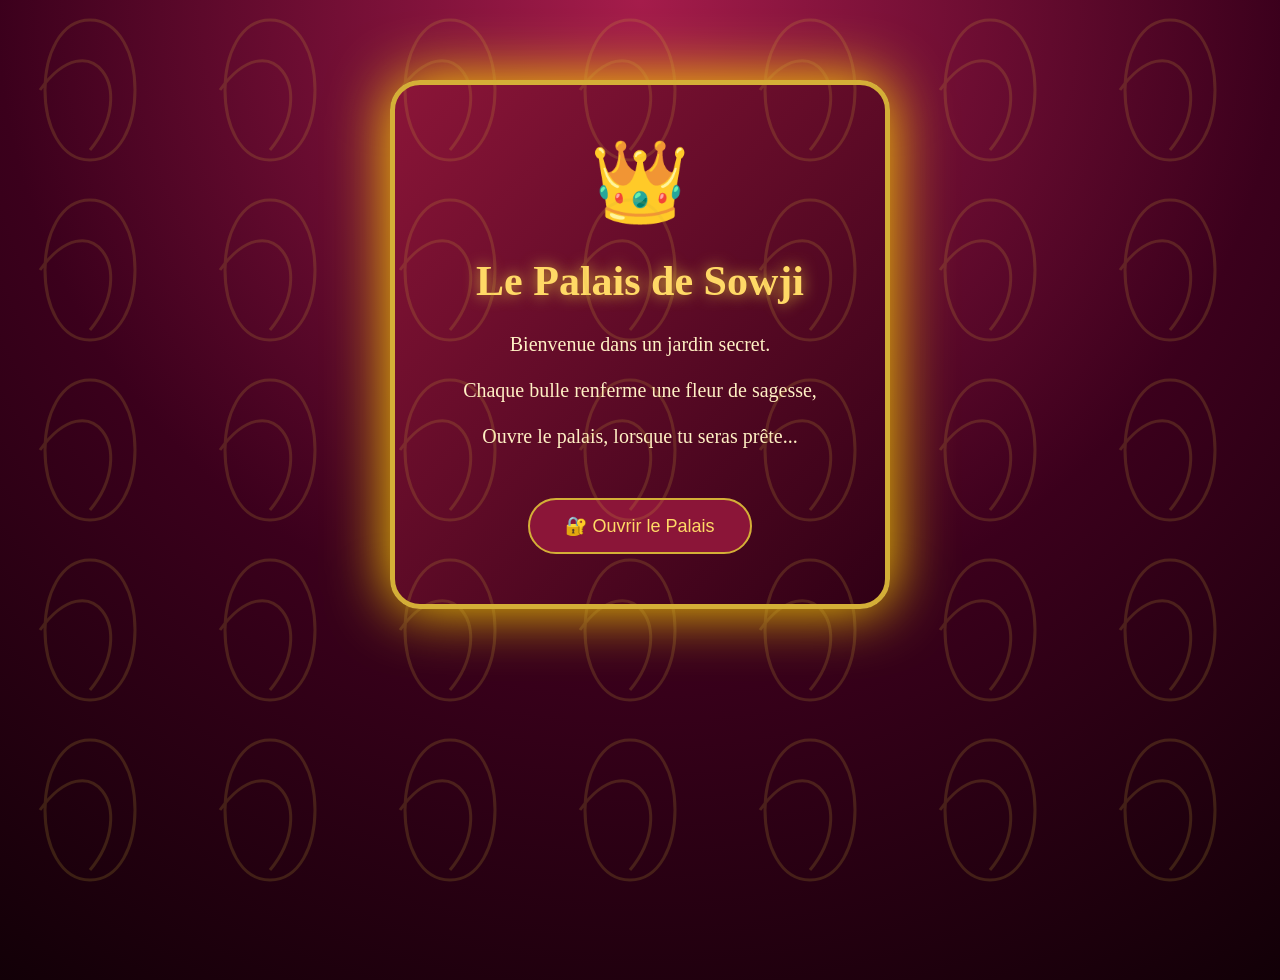
<file: index.html>
<!DOCTYPE html>
<html lang="fr">

<head>

<meta charset="UTF-8">
<meta name="viewport" content="width=device-width, initial-scale=1.0">

<title>Le Palais de Sowji</title>

<link rel="stylesheet" href="style.css">

</head>

<body>

<div class="coffre" id="coffre">

<div class="couvercle">
👑
</div>

<h1>Le Palais de Sowji</h1>

<p>

Bienvenue dans un jardin secret.

<br><br>

Chaque bulle renferme une fleur de sagesse,

<br><br>

Ouvre le palais,
lorsque tu seras prête...

</p>

<button id="ouvrirBtn" onclick="ouvrirPalais()">

🔐 Ouvrir le Palais

</button>

</div>

<script>

function creerPetale(){

const petale=document.createElement("div");

petale.className="petale";

const fleurs=["🌸","🌺","🌹","✨"];

petale.innerHTML=fleurs[Math.floor(Math.random()*fleurs.length)];

petale.style.left=Math.random()*100+"vw";

petale.style.animationDuration=(4+Math.random()*5)+"s";

petale.style.fontSize=(18+Math.random()*20)+"px";

document.body.appendChild(petale);

setTimeout(function(){

petale.remove();

},9000);

}



function ouvrirPalais(){

const coffre=document.getElementById("coffre");

const bouton=document.getElementById("ouvrirBtn");

bouton.style.display="none";

coffre.classList.add("ouvert");

let pluie=setInterval(creerPetale,300);

setTimeout(function(){

clearInterval(pluie);

window.location.href="jardin.html";

},5000);

}

</script>

</body>

</html>
</file>
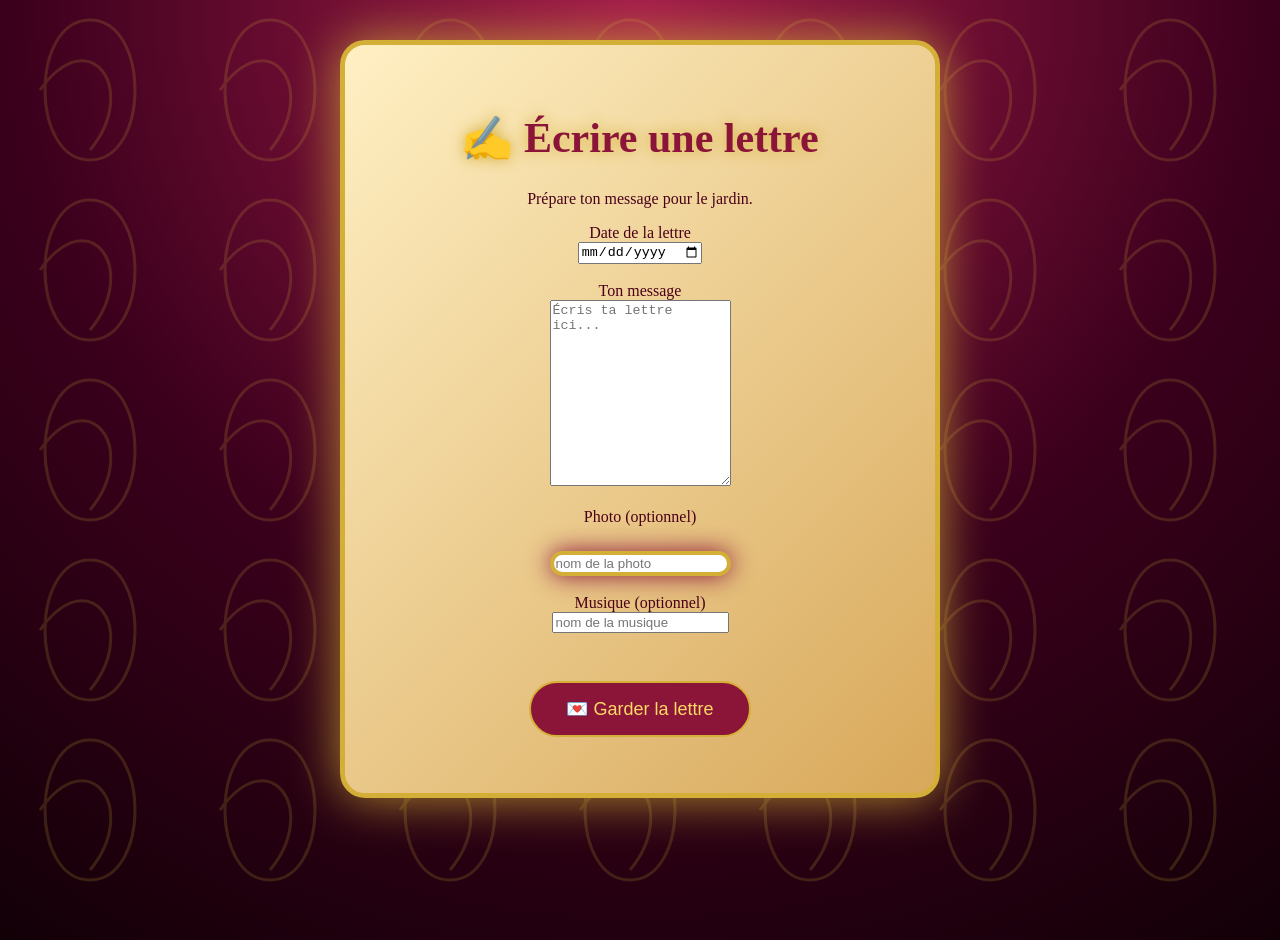
<file: ecrire.html>
<!DOCTYPE html>
<html lang="fr">

<head>

<meta charset="UTF-8">
<meta name="viewport" content="width=device-width, initial-scale=1.0">

<title>Écrire une lettre</title>

<link rel="stylesheet" href="style.css">

</head>


<body>


<div class="parchemin">


<h1>
✍️ Écrire une lettre
</h1>



<p>

Prépare ton message pour le jardin.

</p>



<label>

Date de la lettre

</label>


<br>


<input type="date" id="date">



<br><br>



<label>

Ton message

</label>


<br>



<textarea

id="message"

rows="12"

placeholder="Écris ta lettre ici..."

></textarea>



<br><br>



<label>

Photo (optionnel)

</label>


<br>


<input type="text" id="photo" placeholder="nom de la photo">



<br><br>



<label>

Musique (optionnel)

</label>


<br>


<input type="text" id="musique" placeholder="nom de la musique">



<br><br>



<button onclick="sauvegarder()">

💌 Garder la lettre

</button>



<p id="resultat"></p>



</div>



<script>


function sauvegarder(){



let date =

document.getElementById("date").value;



let message =

document.getElementById("message").value;



let photo =

document.getElementById("photo").value;



let musique =

document.getElementById("musique").value;




let lettre = {


date:date,

message:message,

photo:photo,

musique:musique


};



localStorage.setItem(

"sowji-"+date,

JSON.stringify(lettre)

);




document.getElementById("resultat").innerHTML =

"✨ La lettre a été déposée dans le coffre du jardin.";



}



</script>



</body>

</html>
</file>
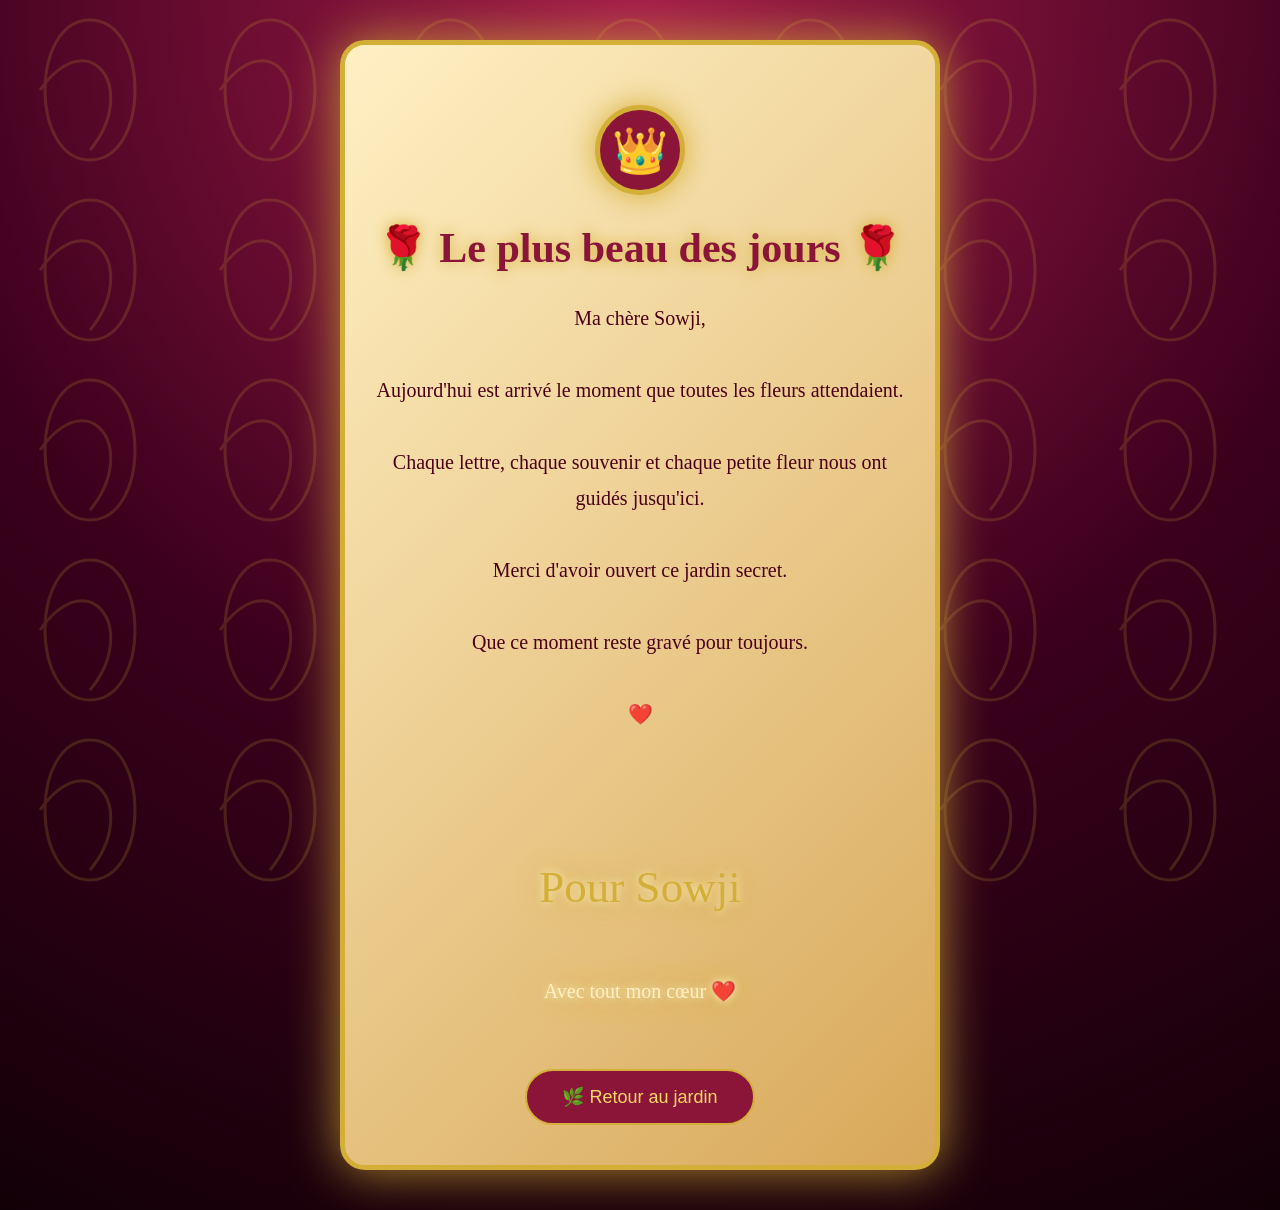
<file: grandjour.html>
<!DOCTYPE html>
<html lang="fr">

<head>

<meta charset="UTF-8">
<meta name="viewport" content="width=device-width, initial-scale=1.0">

<title>Le plus beau des jours</title>

<link rel="stylesheet" href="style.css">

</head>


<body>



<div class="parchemin grand-jour">



<div class="sceau-royal">

👑

</div>



<h1>

🌹 Le plus beau des jours 🌹

</h1>



<div class="contenu-lettre">


<p>

Ma chère Sowji,

<br><br>


Aujourd'hui est arrivé le moment que toutes les fleurs attendaient.

<br><br>


Chaque lettre, chaque souvenir et chaque petite fleur nous ont guidés jusqu'ici.

<br><br>


Merci d'avoir ouvert ce jardin secret.

<br><br>


Que ce moment reste gravé pour toujours.

<br><br>


❤️

</p>



<div class="signature-royale">


<p>
Pour Sowji
</p>


<span>
Avec tout mon cœur ❤️
</span>


</div>



</div>



<button onclick="retourJardin()">

🌿 Retour au jardin

</button>



</div>





<script>


function retourJardin(){

window.location.href="jardin.html";

}





function creerPetale(){


let p=document.createElement("div");


p.className="petale";


p.innerHTML="🌹";


p.style.left=Math.random()*100+"vw";


p.style.animationDuration=

(5+Math.random()*5)+"s";



document.body.appendChild(p);



setTimeout(()=>{


p.remove();


},10000);


}



setInterval(creerPetale,500);



</script>



</body>

</html>
</file>
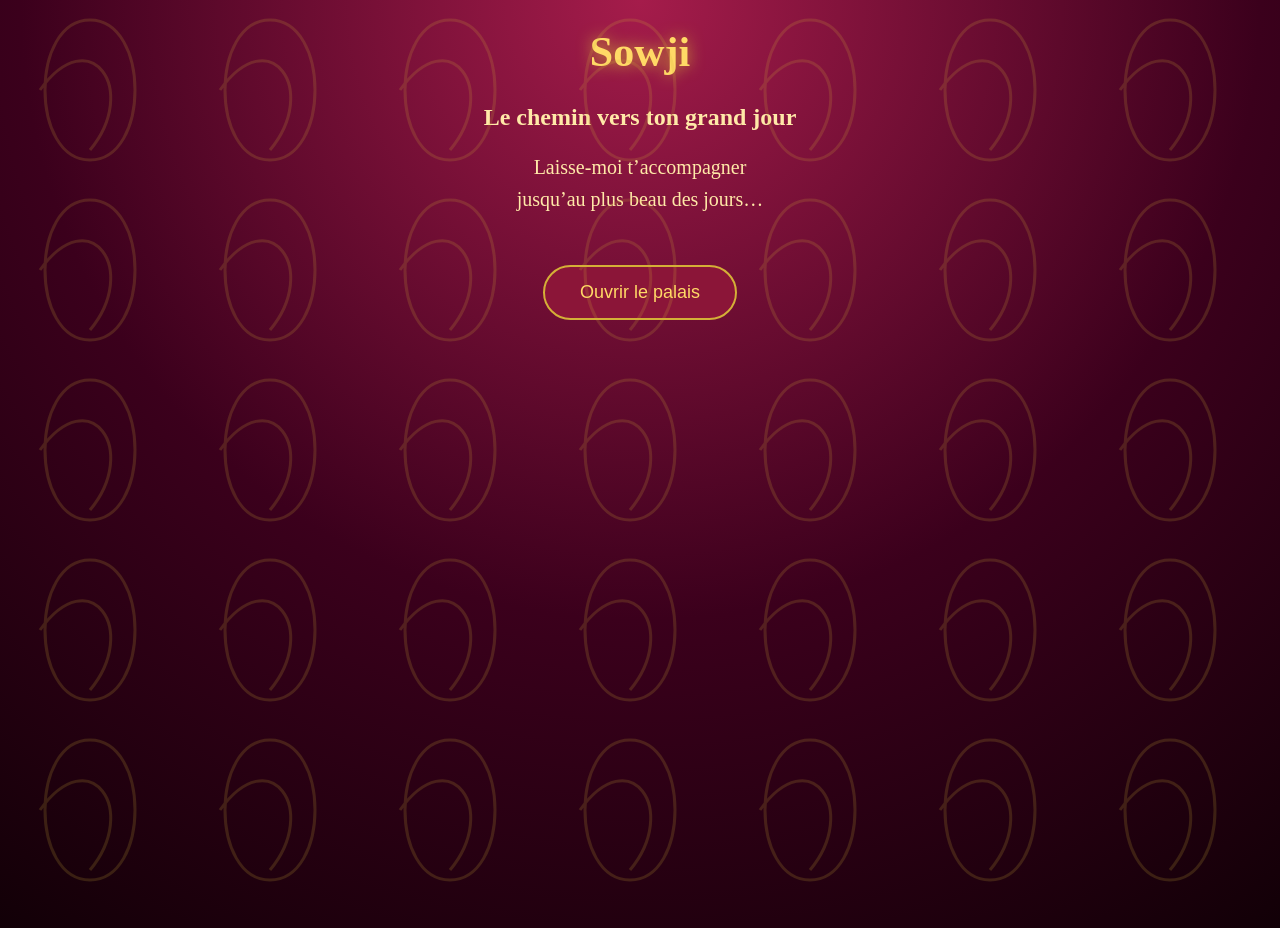
<file: index-ancien.html>
<!DOCTYPE html>
<html lang="fr">

<head>

<meta charset="UTF-8">
<meta name="viewport" content="width=device-width, initial-scale=1.0">

<title>Sowji - Le chemin vers ton grand jour</title>

<link rel="stylesheet" href="style.css">

</head>


<body class="accueil">


<div class="palais">


<div class="etoiles"></div>


<h1>
Sowji
</h1>


<h2>
Le chemin vers ton grand jour
</h2>



<p class="phrase">

Laisse-moi t’accompagner<br>
jusqu’au plus beau des jours…

</p>



<div class="porte">


<button onclick="ouvrirPalais()">

Ouvrir le palais

</button>


</div>


</div>



<script src="script.js"></script>


</body>

</html>
</file>
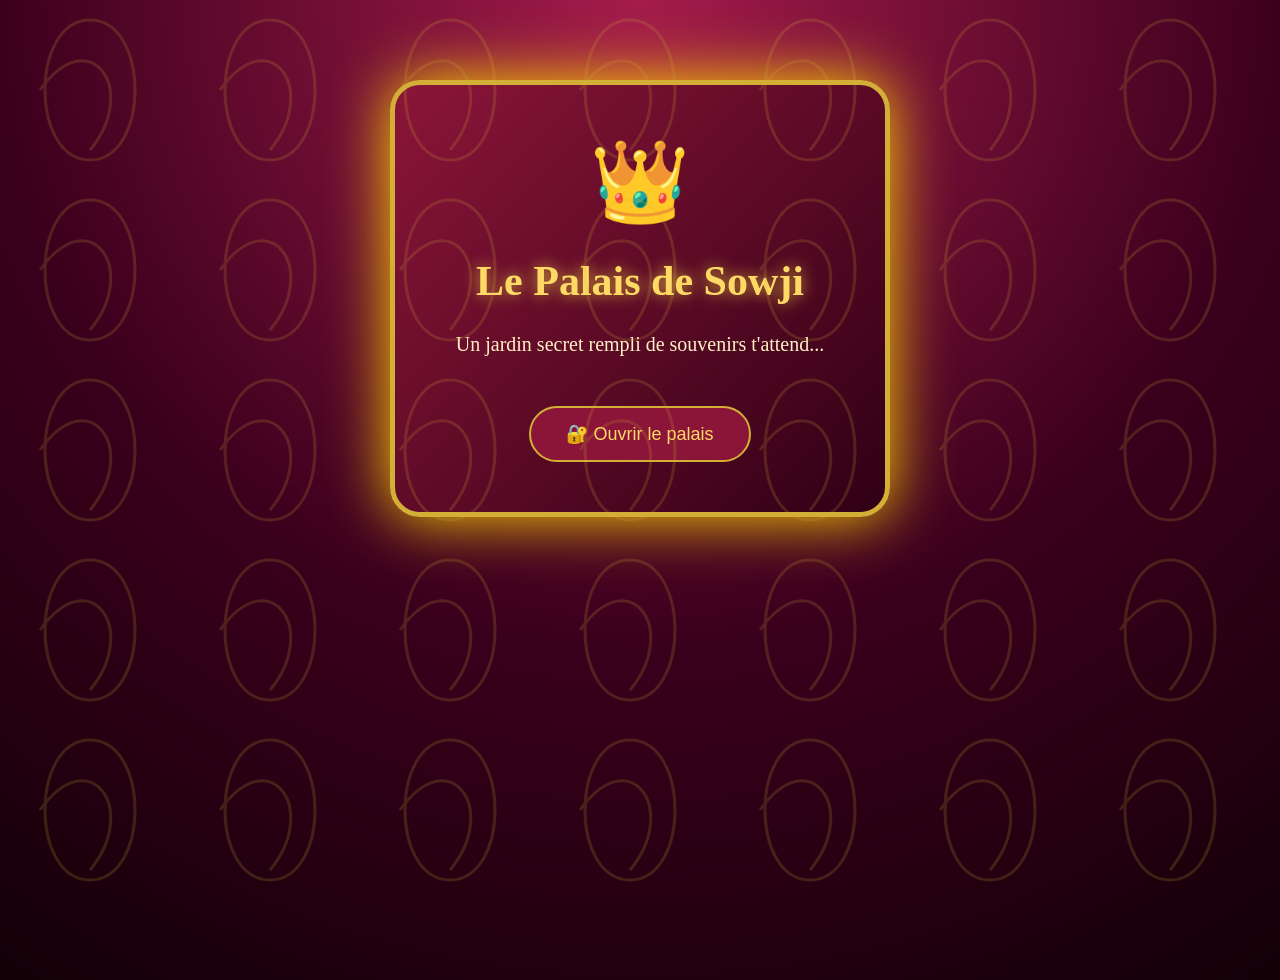
<file: index2.html>
<!DOCTYPE html>
<html lang="fr">

<head>

<meta charset="UTF-8">

<title>Le Palais de Sowji</title>

<link rel="stylesheet" href="style.css">

</head>


<body>


<div class="coffre">


<div class="couvercle">
👑
</div>


<h1>
Le Palais de Sowji
</h1>


<p>
Un jardin secret rempli de souvenirs t'attend...
</p>


<button onclick="ouvrir()">

🔐 Ouvrir le palais

</button>


</div>



<script>


function ouvrir(){

document.querySelector(".coffre")
.classList.add("ouvert");


setTimeout(()=>{

window.location.href="jardin.html";

},1500);


}


</script>


</body>

</html>
</file>
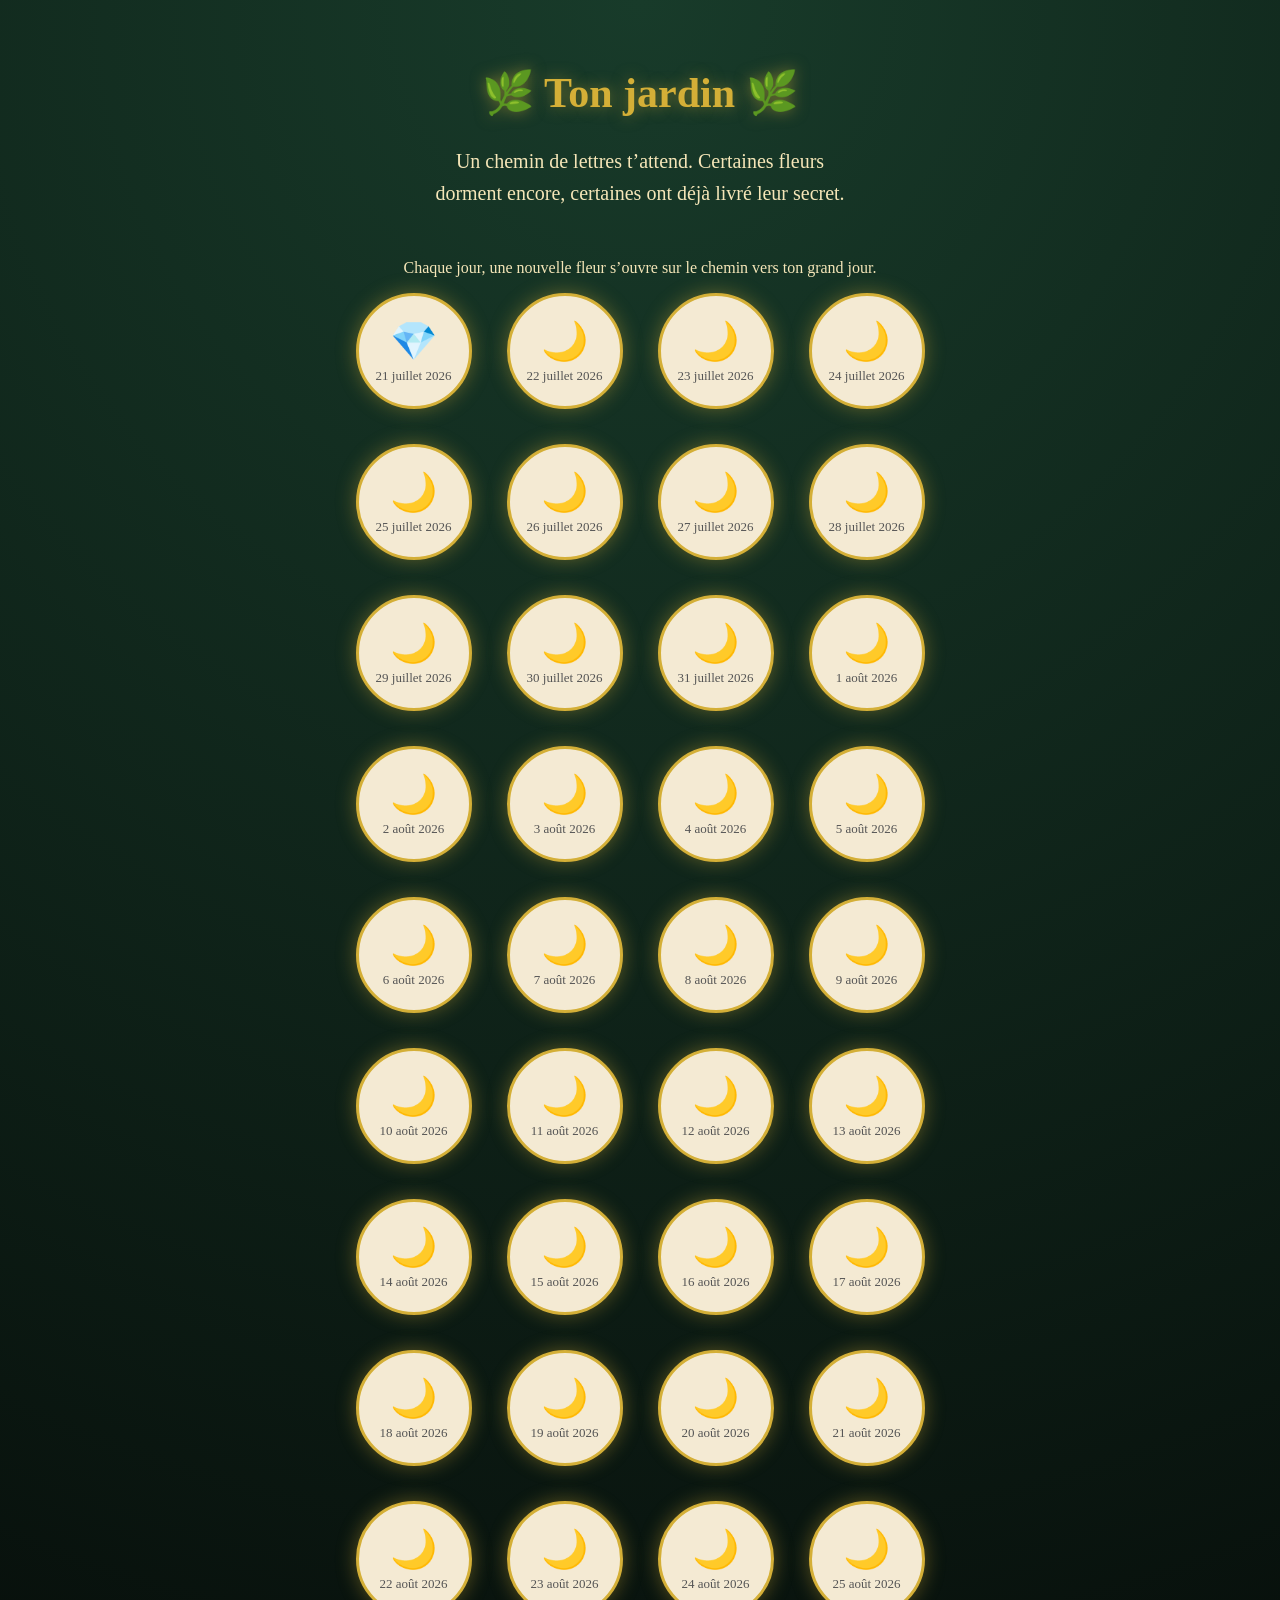
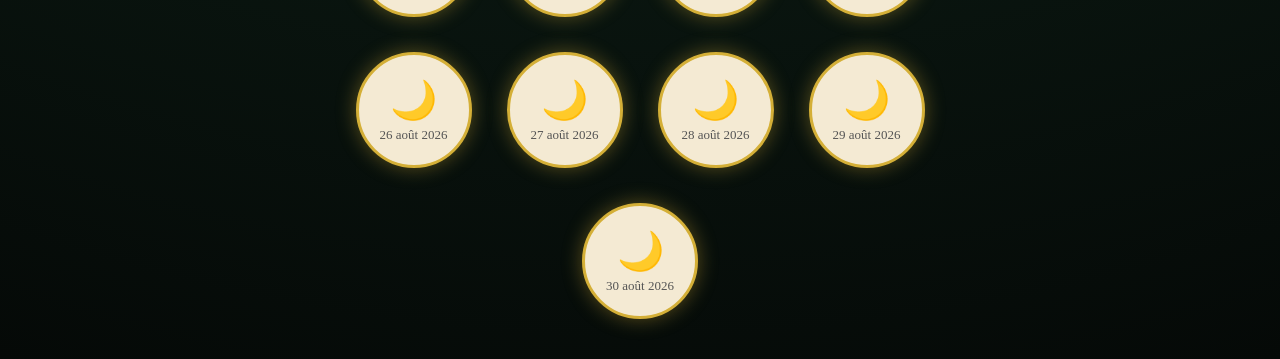
<file: jardin-v1.html>
<!DOCTYPE html>
<html lang="fr">

<head>

<meta charset="UTF-8">
<meta name="viewport" content="width=device-width, initial-scale=1.0">

<title>Ton jardin</title>


<style>

body {

margin:0;
min-height:100vh;

background:
radial-gradient(circle at top, #183b2a, #050907);

font-family:Georgia, serif;

color:#f5e6b8;

text-align:center;

overflow-x:hidden;

}


.jardin {

padding:40px 20px;

}



h1 {

font-size:42px;

color:#d4af37;

text-shadow:0 0 15px rgba(212,175,55,0.5);

}



.intro {

font-size:20px;

line-height:1.6;

max-width:420px;

margin:20px auto 50px;

}



.chemin {

display:flex;

flex-wrap:wrap;

justify-content:center;

gap:35px;

max-width:600px;

margin:auto;

}



.fleur {

width:110px;

height:110px;

border-radius:50%;

background:#f4ead3;

border:3px solid #d4af37;

display:flex;

flex-direction:column;

justify-content:center;

align-items:center;

font-size:38px;

color:#333;

box-shadow:

0 0 20px rgba(212,175,55,0.4);

transition:0.5s;

animation:pousser 1s ease;

}



.fleur:hover {

transform:translateY(-8px) scale(1.05);

box-shadow:

0 0 35px rgba(212,175,55,0.8);

}



.fleur small {

font-size:13px;

margin-top:5px;

color:#555;

}



@keyframes pousser {

from {

opacity:0;

transform:scale(0);

}

to {

opacity:1;

transform:scale(1);

}

}


</style>

</head>



<body>


<div class="jardin">


<h1>
🌿 Ton jardin 🌿
</h1>


<p class="intro">

Un chemin de lettres t’attend.

Certaines fleurs dorment encore,
certaines ont déjà livré leur secret.

</p>

Chaque jour, une nouvelle fleur s’ouvre
sur le chemin vers ton grand jour.

</p>



<div class="chemin" id="chemin">

</div>



</div>




<script>


let chemin =
document.getElementById("chemin");



let debut =
new Date("July 21, 2026");

let fin =
new Date("August 30, 2026");



// DATE DE TEST
// On changera ça plus tard
// pour la vraie date automatique

let aujourdHui =
new Date("July 21, 2026");





function afficherDate(date){

return date.toLocaleDateString(

"fr-FR",

{

day:"numeric",

month:"long",

year:"numeric"

}

);

}





let dateActuelle =
new Date(debut);





while(dateActuelle <= fin){



let fleur =
document.createElement("div");


fleur.className="fleur";



let symbole;



if(dateActuelle < aujourdHui){

symbole="🪷";

}

else if(

dateActuelle.getTime()

===

aujourdHui.getTime()

){

symbole="💎";

}

else{

symbole="🌙";

}




fleur.innerHTML =

`

${symbole}

<small>

${afficherDate(dateActuelle)}

</small>

`;





chemin.appendChild(fleur);





dateActuelle.setDate(

dateActuelle.getDate()+1

);



}




</script>


</body>

</html>
</file>
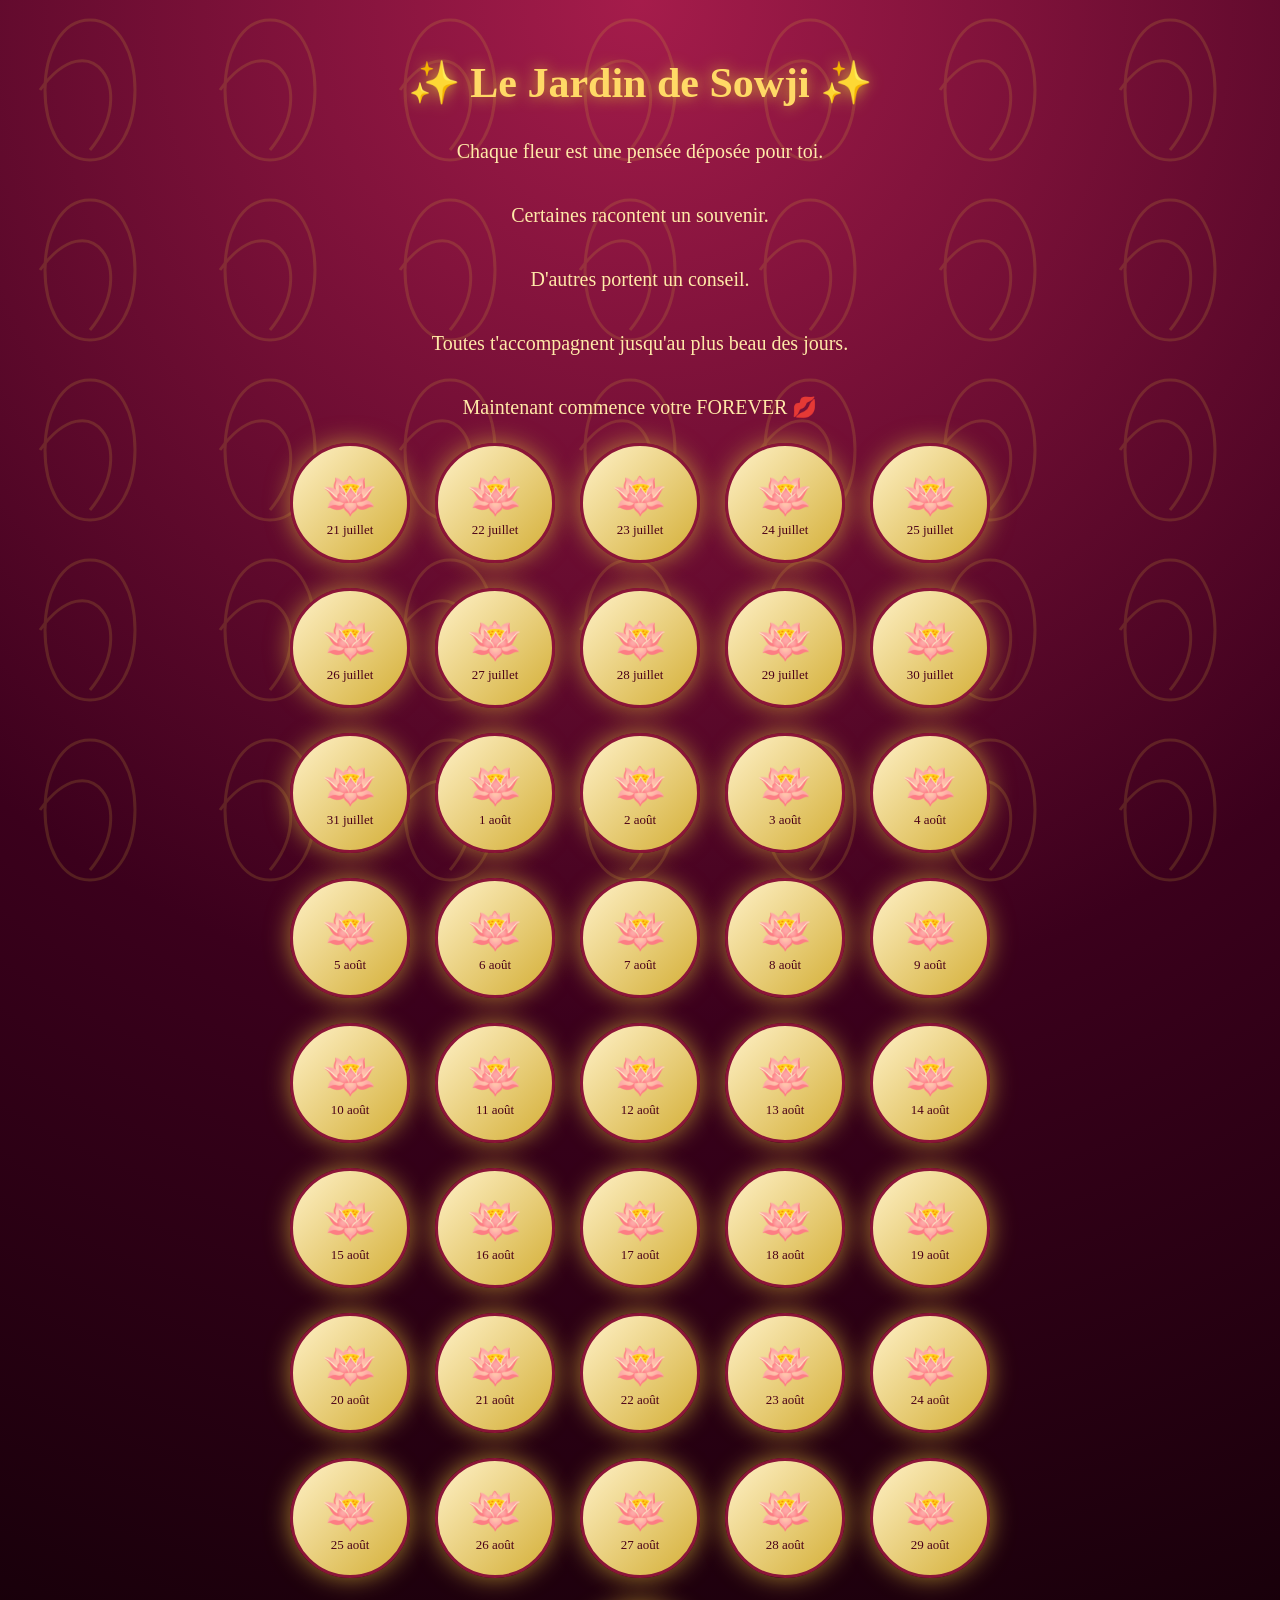
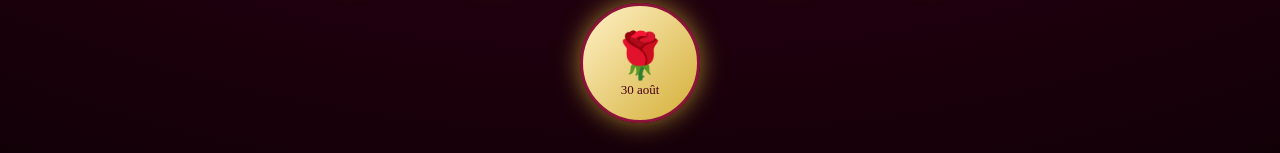
<file: jardin.html>
<!DOCTYPE html>
<html lang="fr">

<head>

<meta charset="UTF-8">
<meta name="viewport" content="width=device-width, initial-scale=1.0">

<title>Le Jardin de Sowji</title>

<link rel="stylesheet" href="style.css">

</head>


<body>


<div class="jardin">


<h1>
✨ Le Jardin de Sowji ✨
</h1>


<p class="phrase">

Chaque fleur est une pensée déposée pour toi.

<br><br>

Certaines racontent un souvenir.

<br><br>

D'autres portent un conseil.

<br><br>

Toutes t'accompagnent jusqu'au plus beau des jours.

<br><br>

<span id="compteur"></span>

</p>


<div class="chemin" id="chemin"></div>


</div>



<script src="lettres.js"></script>


<script>


const chemin = document.getElementById("chemin");


const debut = new Date("2026-07-21");

const mariage = new Date("2026-08-21");

const fin = new Date("2026-08-30");


const maintenant = new Date();


maintenant.setHours(0,0,0,0);
mariage.setHours(0,0,0,0);
fin.setHours(0,0,0,0);



// ======================
// COMPTEUR
// ======================


let compteurTexte="";
let dateCible;



if(maintenant < mariage){

dateCible=mariage;

compteurTexte=
"Encore {jours} jours avant le grand jour 💍";


}

else if(maintenant < fin){

dateCible=fin;

compteurTexte=
"💍🥂Encore {jours} jours de festivité 🥂💍";


}

else{

compteurTexte=
"Maintenant commence votre FOREVER 💋";

}





if(dateCible){


let jours=Math.ceil(

(dateCible-maintenant)
/(1000*60*60*24)

);


compteurTexte=

compteurTexte.replace(

"{jours}",

jours

);


}



document.getElementById("compteur").innerHTML=
compteurTexte;






// ======================
// DATE
// ======================


function afficherDate(date){

return date.toLocaleDateString(

"fr-FR",

{

day:"numeric",

month:"long"

}

);

}





// ======================
// CREATION DES FLEURS
// ======================


let dateActuelle=new Date(debut);



while(dateActuelle <= fin){



let fleur=document.createElement("div");


let dateFleur=new Date(dateActuelle);


dateFleur.setHours(0,0,0,0);



let symbole="🌙";

let classe="";

let ouvrable=false;





if(dateFleur <= maintenant){


symbole="🪷";

classe="ouverte";

ouvrable=true;


}





// ROSE FINALE


if(dateFleur.getTime() === fin.getTime()){


symbole="🌹";

classe="finale";


if(dateFleur <= maintenant){

ouvrable=true;

document.body.classList.add("grand-jour");

}


}







fleur.className="fleur-jardin";



fleur.innerHTML=

`

<div class="sceau-fleur ${classe}">

${symbole}

</div>


<div class="date-fleur">

${afficherDate(dateFleur)}

</div>

`;







if(ouvrable){



fleur.onclick=function(){



// DERNIERE ROSE


if(dateFleur.getTime() === fin.getTime()){



let parchemin=document.createElement("div");



parchemin.className="parchemin-final";



parchemin.innerHTML=

`

<div class="couronne-finale">

👑

</div>


<h2>

Ma chère Sowji

</h2>


<p>

Toutes les fleurs de ce jardin ont grandi
jour après jour.

<br><br>

Chaque lettre était une petite partie de mon cœur.

<br><br>

Aujourd'hui, la dernière fleur s'ouvre.
<br><br>
Mais les plus belles histoires ne se terminent jamais.
<br><br>
Elles commencent simplement un nouveau chapitre.

<br><br>

C'est le début de votre FOREVER ❤️

<br><br>

🌹

</p>

`;



document.body.appendChild(parchemin);



}

else{



window.location.href =
"lettre.html?date="
+
dateFleur.getFullYear()
+
"-"
+
String(dateFleur.getMonth()+1).padStart(2,"0")
+
"-"
+
String(dateFleur.getDate()).padStart(2,"0");


}



};



}






chemin.appendChild(fleur);



dateActuelle.setDate(

dateActuelle.getDate()+1

);


}









// ======================
// SECRET DU 29 AOÛT
// ======================


let secret=new Date("2026-08-29");


secret.setHours(0,0,0,0);





if(maintenant.getTime() === secret.getTime()){



let message=document.createElement("div");



message.className="souvenir";



message.innerHTML=

`

👑

<br><br>

Le jardin semble arriver au bout du chemin...

<br><br>

Mais certains palais gardent encore un dernier secret.

<br><br>

Demain, une nouvelle histoire commencera.

`;



document.querySelector(".jardin")

.appendChild(message);



}









// ======================
// PLUIE D'ETOILES
// ======================


function creerEtoile(){



const etoiles=[

"✨",

"⭐",

"💛",

"❤️"

];



const p=document.createElement("div");



p.className="petale";



p.innerHTML=

etoiles[

Math.floor(

Math.random()*etoiles.length

)

];



p.style.left=

Math.random()*100+"vw";



p.style.fontSize=

(14+Math.random()*22)+"px";



p.style.animationDuration=

(6+Math.random()*6)+"s";



document.body.appendChild(p);



setTimeout(()=>{

p.remove();

},12000);



}



setInterval(creerEtoile,350);



</script>


</body>

</html>
</file>
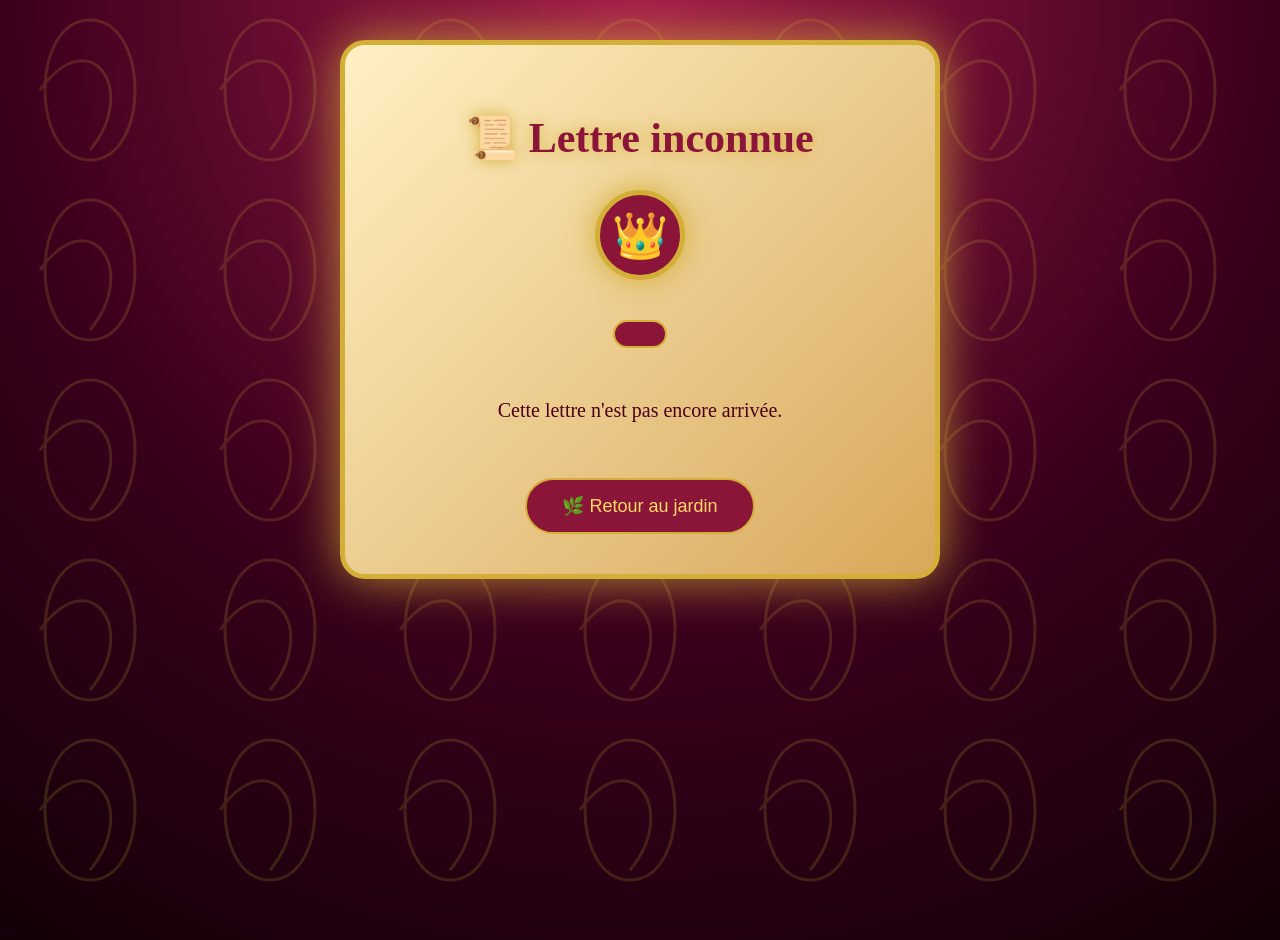
<file: lettre.html>
<!DOCTYPE html>
<html lang="fr">

<head>

<meta charset="UTF-8">
<meta name="viewport" content="width=device-width, initial-scale=1.0">

<title>Le parchemin</title>

<link rel="stylesheet" href="style.css">

</head>

<body>

<div class="parchemin">

<h1 id="titreLettre">
📜 Une lettre pour toi
</h1>

<div class="sceau-royal">
👑
</div>

<div class="sceau-date">
<span id="dateLettre"></span>
</div>

<div class="contenu-lettre">

<p id="texteLettre">
La lettre voyage encore...
</p>

<img id="photo" alt="">

<audio id="musique" autoplay loop></audio>

</div>

<button onclick="retourJardin()">
🌿 Retour au jardin
</button>

</div>

<script src="lettres.js"></script>

<script>

// =====================
// RÉCUPÉRATION DE LA DATE
// =====================

const parametres = new URLSearchParams(window.location.search);

const cleDate = parametres.get("date");

// =====================
// ÉLÉMENTS HTML
// =====================

const titreLettre = document.getElementById("titreLettre");
const texteLettre = document.getElementById("texteLettre");
const dateLettre = document.getElementById("dateLettre");
const photo = document.getElementById("photo");
const musique = document.getElementById("musique");

// =====================
// AFFICHAGE DE LA DATE
// =====================

if(cleDate){

    const date = new Date(cleDate + "T12:00:00");

    dateLettre.innerHTML = date.toLocaleDateString(
        "fr-FR",
        {
            day:"numeric",
            month:"long",
            year:"numeric"
        }
    );

}

// =====================
// RECHERCHE DE LA LETTRE
// =====================

const lettre = lettres[cleDate];

if(lettre){
      titreLettre.innerHTML = "📜 " + lettre.titre;

    texteLettre.innerHTML = lettre.texte;

    if(lettre.photo){

        photo.src = lettre.photo;
        photo.style.display = "block";

    }else{

        photo.style.display = "none";

    }

    if(lettre.musique){

        musique.src = lettre.musique;
        musique.volume = 0.35;

        musique.play().catch(()=>{

            console.log("Lecture automatique bloquée.");

        });

    }else{

        musique.style.display = "none";

    }

}else{

    titreLettre.innerHTML = "📜 Lettre inconnue";

    texteLettre.innerHTML = "Cette lettre n'est pas encore arrivée.";

    photo.style.display = "none";
    musique.style.display = "none";

}

// =====================
// RETOUR AU JARDIN
// =====================

function retourJardin(){

    window.location.href = "jardin.html";

}

</script>

</body>

</html>
</file>
<file: style.css>
/* =================================
   SOWJI - PALAIS RUBIS & OR
================================= */


*{
box-sizing:border-box;
}



body{

margin:0;

min-height:100vh;

font-family:Georgia,serif;

text-align:center;

color:#ffe9a8;

background:

radial-gradient(circle at top,#a51c4b,#3b001c 55%,#120007);

overflow-x:hidden;

}




/* ARABESQUES DU FOND */

body::before{

content:"";

position:fixed;

inset:0;

pointer-events:none;

opacity:.18;

background-image:

url("data:image/svg+xml,%3Csvg width='180' height='180' xmlns='http://www.w3.org/2000/svg'%3E%3Cpath d='M90 20 C150 20 150 160 90 160 C30 160 30 20 90 20 M40 90 C90 20 140 90 90 150' fill='none' stroke='%23d4af37' stroke-width='3'/%3E%3C/svg%3E");

}





/* ==========================
   PORTE DU PALAIS
========================== */


.porte-jardin{

position:relative;

padding:40px 20px;

z-index:1;

}



.cadre-porte{

max-width:500px;

margin:auto;

padding:30px;

border:

4px solid #d4af37;

border-radius:25px;

background:

rgba(80,0,30,.7);

box-shadow:

0 0 40px rgba(212,175,55,.7);

animation:apparition 1.5s ease;

}



.cadre-porte h2{

color:#ffd966;

}





/* ==========================
   JARDIN
========================== */


.jardin{

position:relative;

z-index:1;

padding:30px 20px;

}



h1{

font-size:42px;

color:#ffd966;

text-shadow:

0 0 15px #d4af37;

}



.phrase{

font-size:20px;

line-height:1.6;

}





.chemin{

display:flex;

flex-wrap:wrap;

justify-content:center;

gap:25px;

max-width:700px;

margin:auto;

}





/* FLEURS */


.fleur-jardin{

width:120px;

height:120px;

border-radius:50%;

background:

linear-gradient(

135deg,

#fff1c7,

#d4af37

);

border:

3px solid #8b1538;

display:flex;

flex-direction:column;

justify-content:center;

align-items:center;

cursor:pointer;

box-shadow:

0 0 25px rgba(212,175,55,.7);

transition:.4s;

animation:pousser 1s ease;

}



.fleur-jardin:hover{

transform:scale(1.08) translateY(-8px);

}



.sceau-fleur{

font-size:45px;

}



.date-fleur{

font-size:13px;

color:#4b0018;

}



.finale{

animation:

briller 1.5s infinite;

}





.lotus{

filter:

drop-shadow(0 0 15px gold);

}



.bijou{

filter:

drop-shadow(0 0 20px white);

}





/* ==========================
   PARCHEMIN
========================== */


.parchemin{

position:relative;

z-index:1;

max-width:600px;

margin:40px auto;

padding:40px 25px;

background:

linear-gradient(

135deg,

#fff0c4,

#d8a85a

);

color:#4b0018;

border:

5px solid #d4af37;

border-radius:25px;

box-shadow:

0 0 50px rgba(212,175,55,.8);

animation:apparition 1.5s ease;

}





.parchemin h1{

color:#8b1538;

}



.sceau-date{

display:inline-block;

padding:12px 25px;

margin:20px;

border-radius:50px;

background:#8b1538;

color:#ffd966;

border:2px solid #d4af37;

}





.contenu-lettre{

font-size:20px;

line-height:1.8;

}





#photo{

max-width:90%;

border-radius:20px;

margin-top:25px;

border:4px solid #d4af37;

box-shadow:

0 0 25px #8b1538;

}





/* ==========================
   BOUTONS
========================== */


button{

margin-top:30px;

padding:15px 35px;

border-radius:40px;

background:#8b1538;

color:#ffd966;

border:

2px solid #d4af37;

font-size:18px;

cursor:pointer;

}



button:hover{

transform:scale(1.05);

box-shadow:

0 0 25px #d4af37;

}





/* ==========================
   SOUVENIRS
========================== */


.souvenir{

margin:30px auto;

padding:25px;

max-width:450px;

background:

rgba(255,240,196,.7);

border-radius:20px;

border:

2px solid #d4af37;

box-shadow:

0 0 25px rgba(212,175,55,.5);

color:#4b0018;

}





/* ==========================
   MUSIQUE
========================== */


audio{

margin-top:20px;

}





/* ==========================
   ANIMATIONS
========================== */


@keyframes apparition{

from{

opacity:0;

transform:translateY(40px);

}

to{

opacity:1;

transform:translateY(0);

}

}




@keyframes pousser{

from{

opacity:0;

transform:scale(0);

}

to{

opacity:1;

transform:scale(1);

}

}




@keyframes briller{

0%{

box-shadow:0 0 20px gold;

}

50%{

box-shadow:0 0 60px gold;

}

100%{

box-shadow:0 0 20px gold;

}

}





/* ==========================
   TELEPHONE
========================== */


@media(max-width:600px){


h1{

font-size:32px;

}



.jardin{

padding:20px 10px;

}



.chemin{

gap:20px;

}



.fleur-jardin{

width:100px;

height:100px;

}



.sceau-fleur{

font-size:35px;

}



.parchemin{

margin:20px 10px;

padding:30px 15px;

}



.contenu-lettre{

font-size:17px;

}


button{

width:90%;

}



}
/* SCEAU ROYAL */



.sceau-royal{



width:90px;



height:90px;



margin:20px auto;



border-radius:50%;



background:#8b1538;



border:5px solid #d4af37;



display:flex;



align-items:center;



justify-content:center;



font-size:45px;



box-shadow:



0 0 30px #d4af37;



animation:



sceau 2s infinite;



}





@keyframes sceau{



0%{



transform:rotate(-5deg);



}





50%{



transform:rotate(5deg) scale(1.05);



}





100%{



transform:rotate(-5deg);



}



}

.finale .sceau-fleur{



background:#8b1538;



border-radius:50%;



padding:10px;



border:3px solid #d4af37;



animation:



couronne 1.5s infinite;



}







@keyframes couronne{



0%{



box-shadow:0 0 20px gold;



}





50%{



box-shadow:0 0 70px gold;



}





100%{



box-shadow:0 0 20px gold;



}



}
/* ==========================
   PETALES MAGIQUES
========================== */

.petale{

position:fixed;

top:-50px;

font-size:25px;

z-index:10;

pointer-events:none;

animation:tomber 8s linear infinite;

}


@keyframes tomber{

0%{

transform:translateY(-50px) rotate(0deg);

opacity:1;

}


100%{

transform:translateY(110vh) rotate(360deg);

opacity:0;

}

}/* ==========================
   ENTREE ROYALE
========================== */


.coffre{

margin:80px auto;

max-width:500px;

padding:50px 30px;

background:

linear-gradient(

135deg,

#8b1538,

#300015

);

border:

5px solid #d4af37;

border-radius:30px;

box-shadow:

0 0 60px gold;

animation:apparition 2s;

}



.couvercle{

font-size:80px;

transition:1.5s;

}



.coffre.ouvert .couvercle{

transform:

rotateX(80deg)

translateY(-40px);

}



.coffre h1{

color:#ffd966;

}



.coffre p{

font-size:20px;

color:#fff0c4;

}
/* ==========================
   SIGNATURE ROYALE
========================== */


.signature-royale{

margin-top:40px;

padding:30px;

font-family:"Brush Script MT",cursive;

color:#d4af37;

font-size:45px;

text-shadow:

0 0 10px #fff0c4,

0 0 30px #d4af37;

animation:

apparitionSignature 3s ease;

}


.signature-royale span{

display:block;

font-family:Georgia,serif;

font-size:20px;

margin-top:20px;

color:#fff0c4;

}



@keyframes apparitionSignature{


from{

opacity:0;

transform:translateY(40px);

}


to{

opacity:1;

transform:translateY(0);

}


}
/* ==========================
   COFFRE CINÉMATIQUE
========================== */

.coffre{

animation:arrivee 1.5s ease;

}

.coffre.ouvert{

animation:brille 1.8s ease;

}

.coffre.ouvert .couvercle{

transform:rotateX(80deg) translateY(-35px);

transition:1.5s;

}

@keyframes arrivee{

from{

opacity:0;

transform:scale(.85);

}

to{

opacity:1;

transform:scale(1);

}

}

@keyframes brille{

0%{

box-shadow:0 0 20px gold;

}

50%{

box-shadow:0 0 90px gold;

transform:scale(1.03);

}

100%{

box-shadow:0 0 20px gold;

}

}
.petale{

position:fixed;

top:-50px;

pointer-events:none;

z-index:999;

animation:tomber linear forwards;

filter:drop-shadow(0 0 8px gold);

}


@keyframes tomber{

0%{

transform:
translateY(-50px)
translateX(0)
rotate(0deg)
scale(.6);

opacity:0;

}

15%{

opacity:1;

}

25%{

transform:
translateY(20vh)
translateX(-20px)
rotate(90deg)
scale(1);

}

50%{

transform:
translateY(45vh)
translateX(25px)
rotate(180deg)
scale(.8);

}

75%{

transform:
translateY(75vh)
translateX(-15px)
rotate(270deg)
scale(1.2);

}

100%{

transform:
translateY(110vh)
translateX(20px)
rotate(360deg)
scale(.5);

opacity:0;

}

}
/* ==========================
   GRAND JOUR - 30 AOÛT
========================== */


.grand-jour{

animation:

lumiereRoyale 4s infinite;

}



.finale .sceau-fleur{

font-size:70px;

filter:

drop-shadow(0 0 25px gold);

animation:

roseRoyale 2s infinite;

}





@keyframes roseRoyale{


0%{

transform:scale(1);

}


50%{

transform:scale(1.15);

}


100%{

transform:scale(1);

}


}





@keyframes lumiereRoyale{


0%{

filter:brightness(1);

}


50%{

filter:brightness(1.25);

}


100%{

filter:brightness(1);

}


}
/* ==========================
   PARCHEMIN FINAL
========================== */


.parchemin-final{


position:fixed;

top:50%;

left:50%;


transform:

translate(-50%,-50%);


width:80%;

max-width:500px;


padding:40px;


background:

#fff0c4;


border:

6px solid #d4af37;


border-radius:20px;


box-shadow:

0 0 80px gold;


font-size:20px;


text-align:center;


z-index:999;


animation:

apparitionParchemin 2s;


color:#5a1028;


}




@keyframes apparitionParchemin{


from{

opacity:0;

transform:

translate(-50%,-50%)

scale(.5);

}


to{

opacity:1;

transform:

translate(-50%,-50%)

scale(1);

}


}
/* ==========================
   FINAL DU 30 AOÛT
========================== */


.grand-jour{

animation:
lumiereRoyale 4s infinite;

}




.finale .sceau-fleur{

font-size:75px;

filter:

drop-shadow(0 0 30px gold);

animation:

roseFinale 2s infinite;

}




.couronne-finale{

font-size:60px;

animation:

apparitionCouronne 2s;

}



.parchemin-final h2{

color:#8b1538;

font-size:32px;

}



@keyframes roseFinale{


0%{

transform:scale(1);

}


50%{

transform:scale(1.2);

}


100%{

transform:scale(1);

}


}





@keyframes lumiereRoyale{


0%{

filter:brightness(1);

}


50%{

filter:brightness(1.3);

}


100%{

filter:brightness(1);

}


}



@keyframes apparitionCouronne{


from{

opacity:0;

transform:translateY(-30px);

}


to{

opacity:1;

transform:translateY(0);

}


}
</file>
